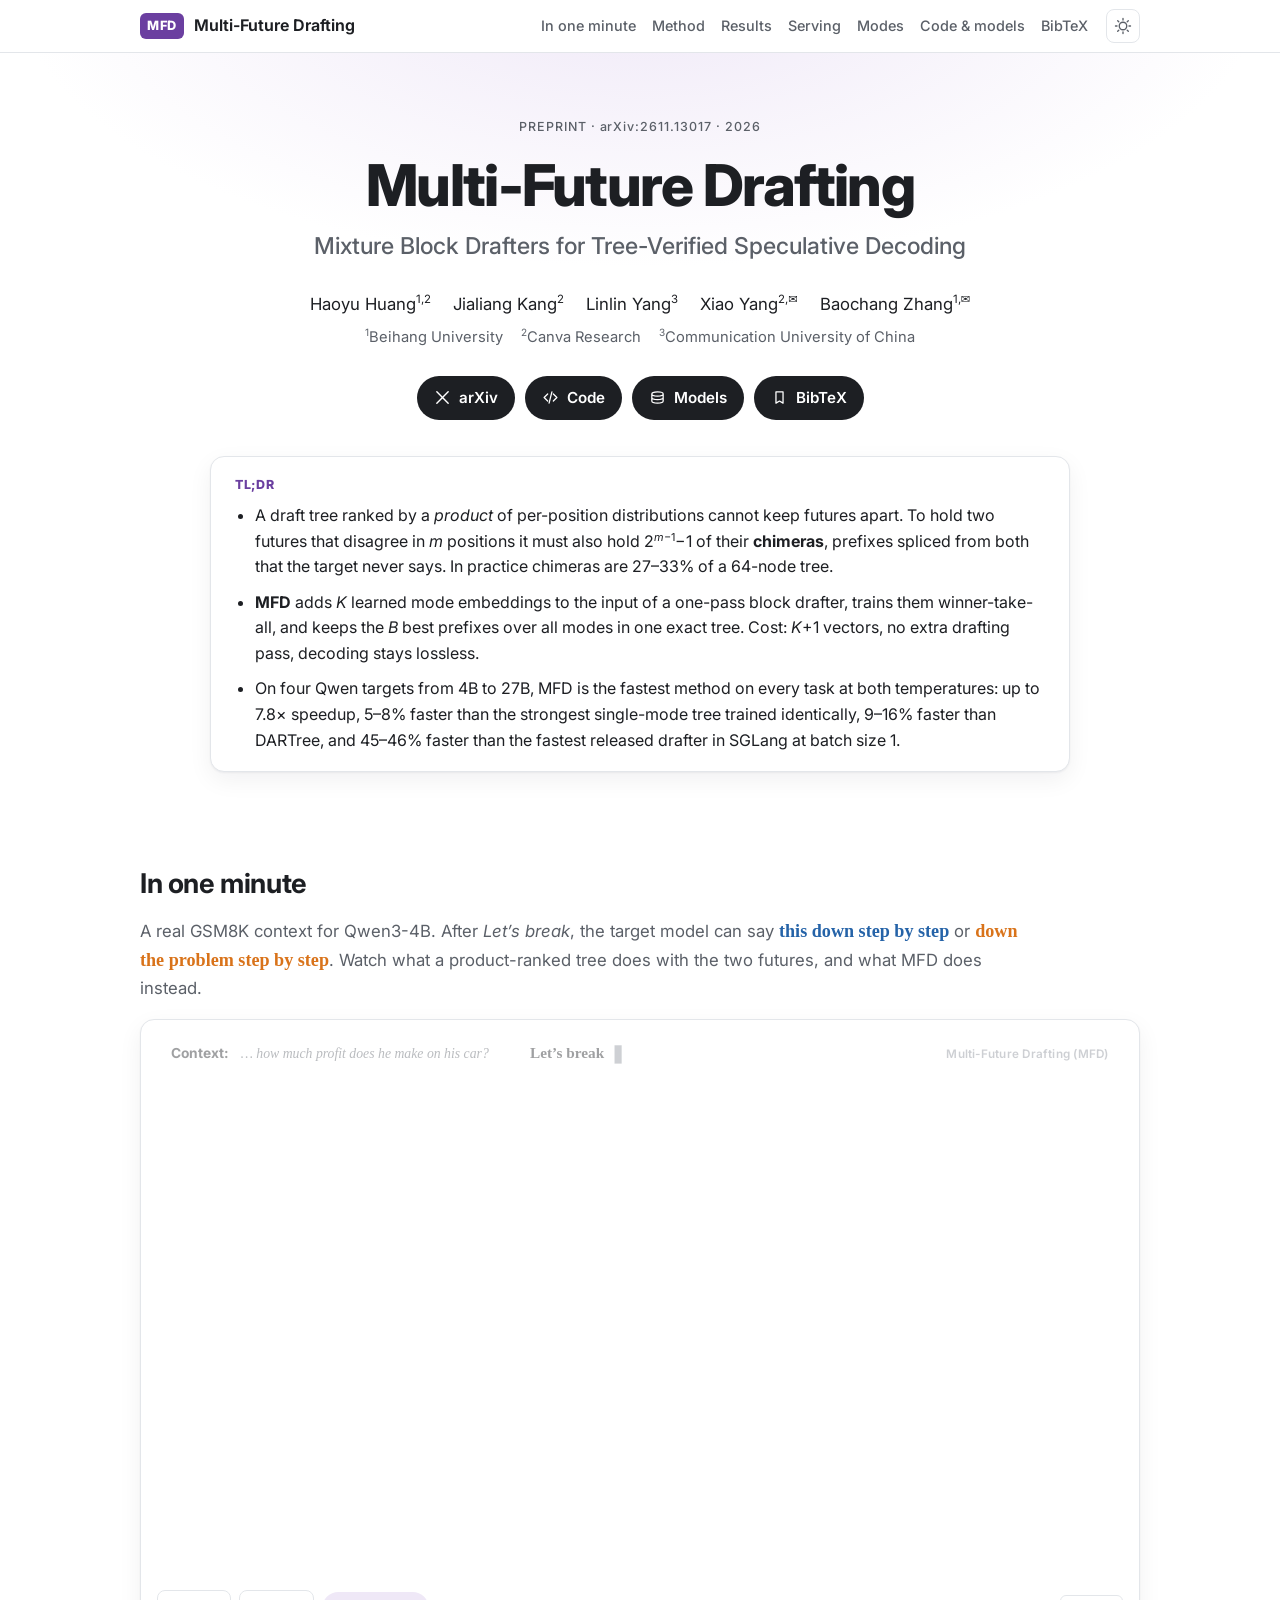
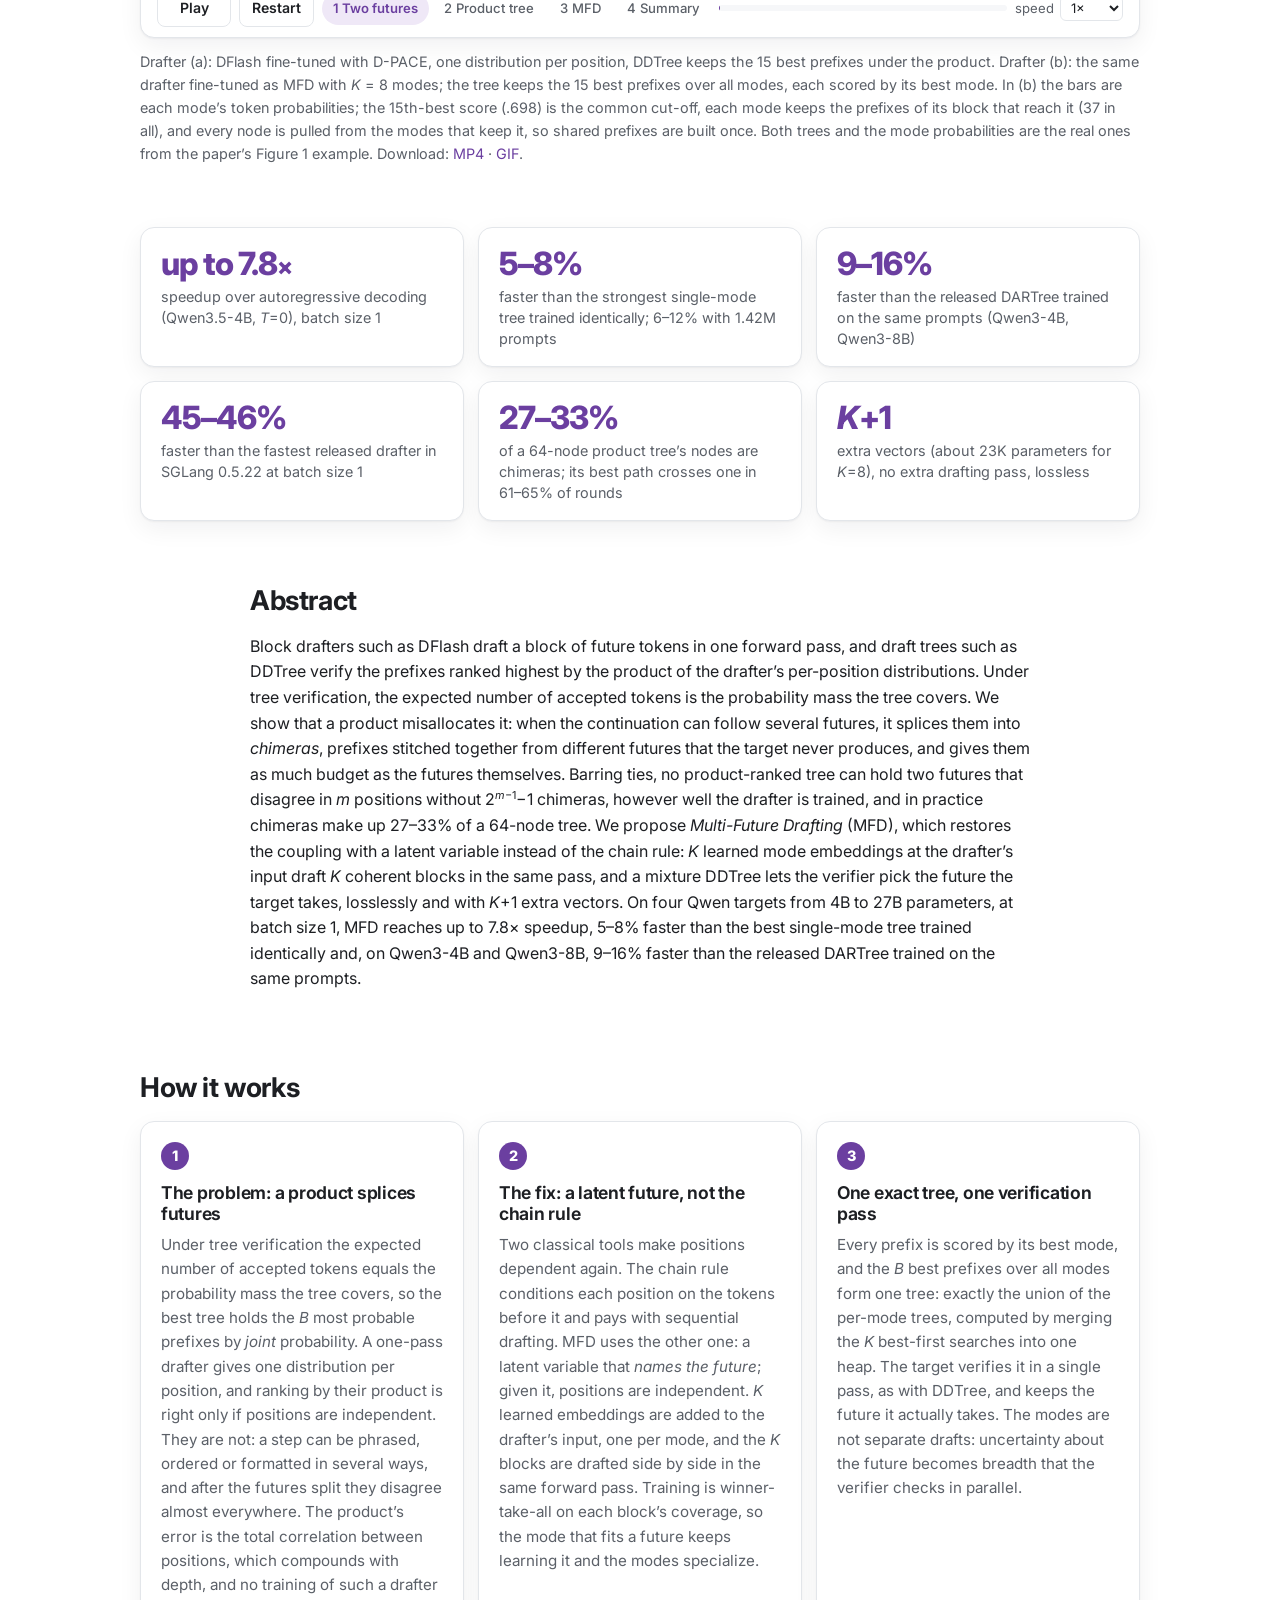
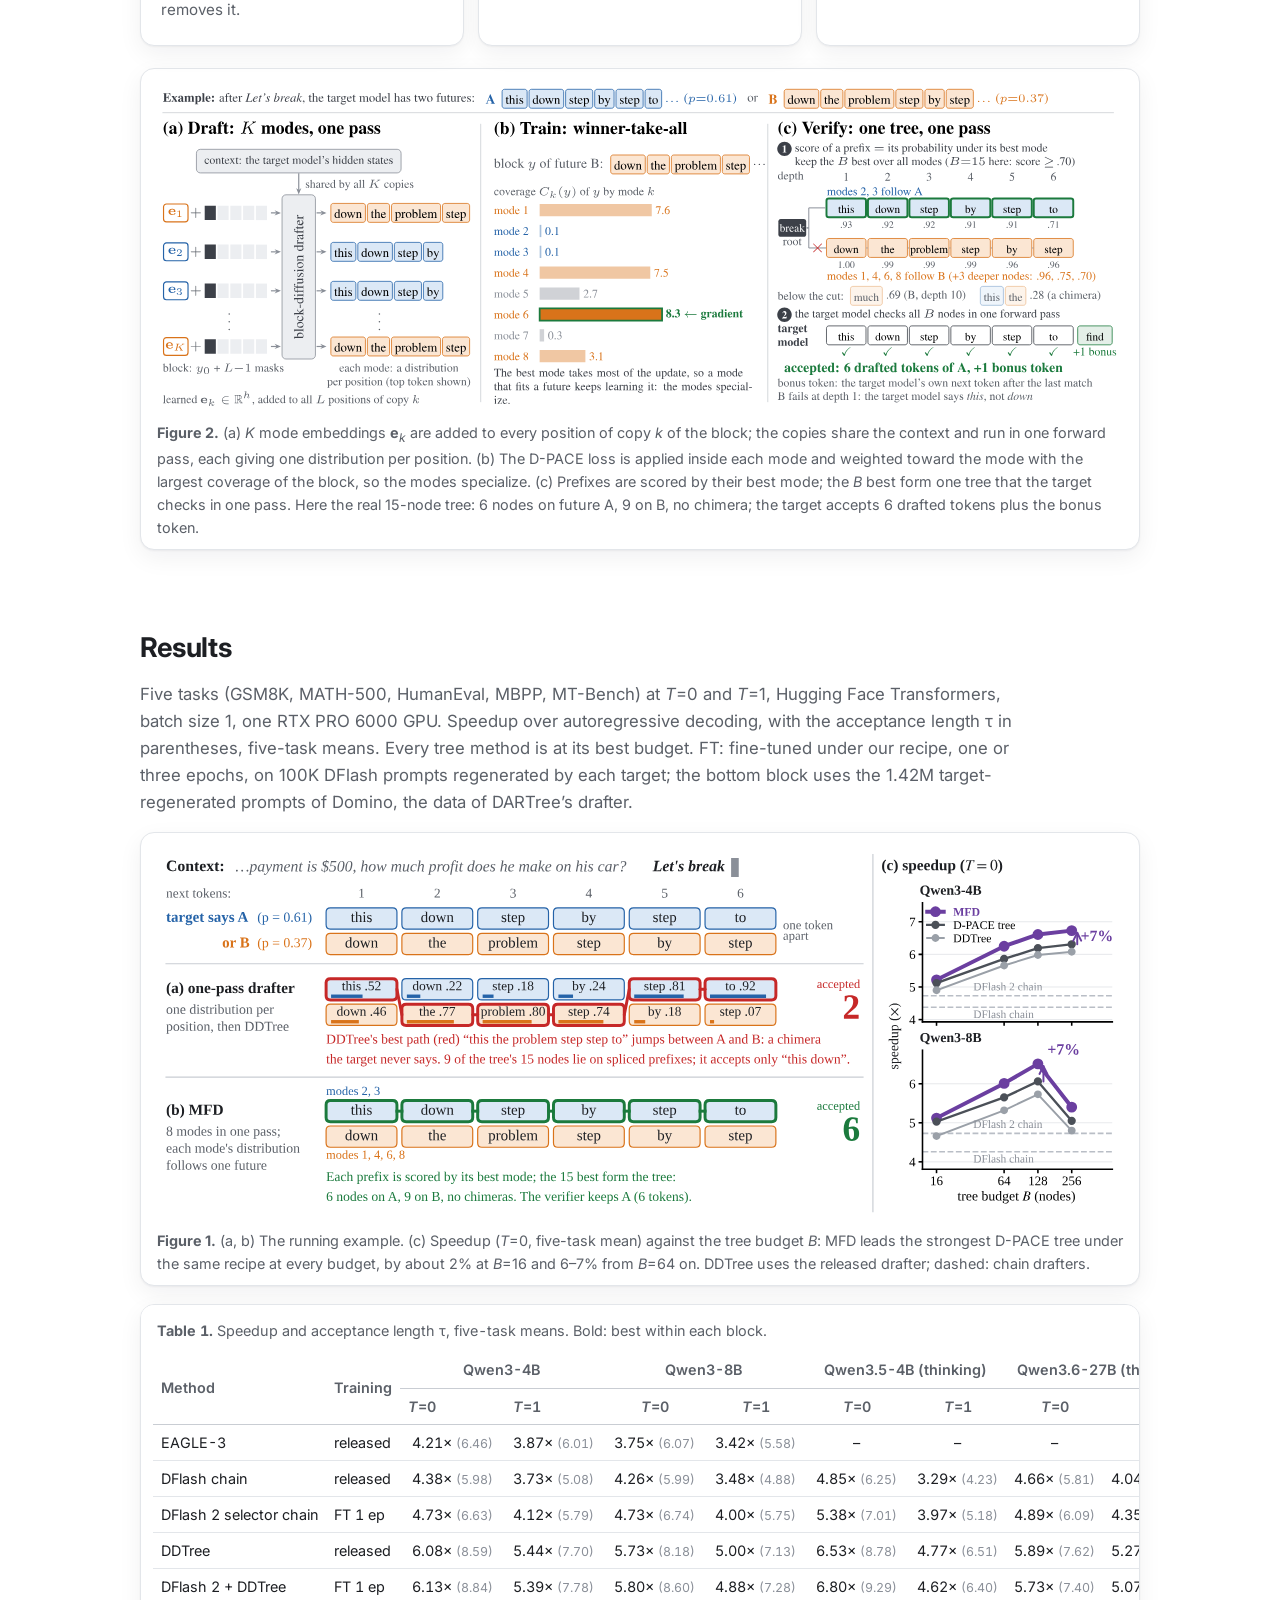
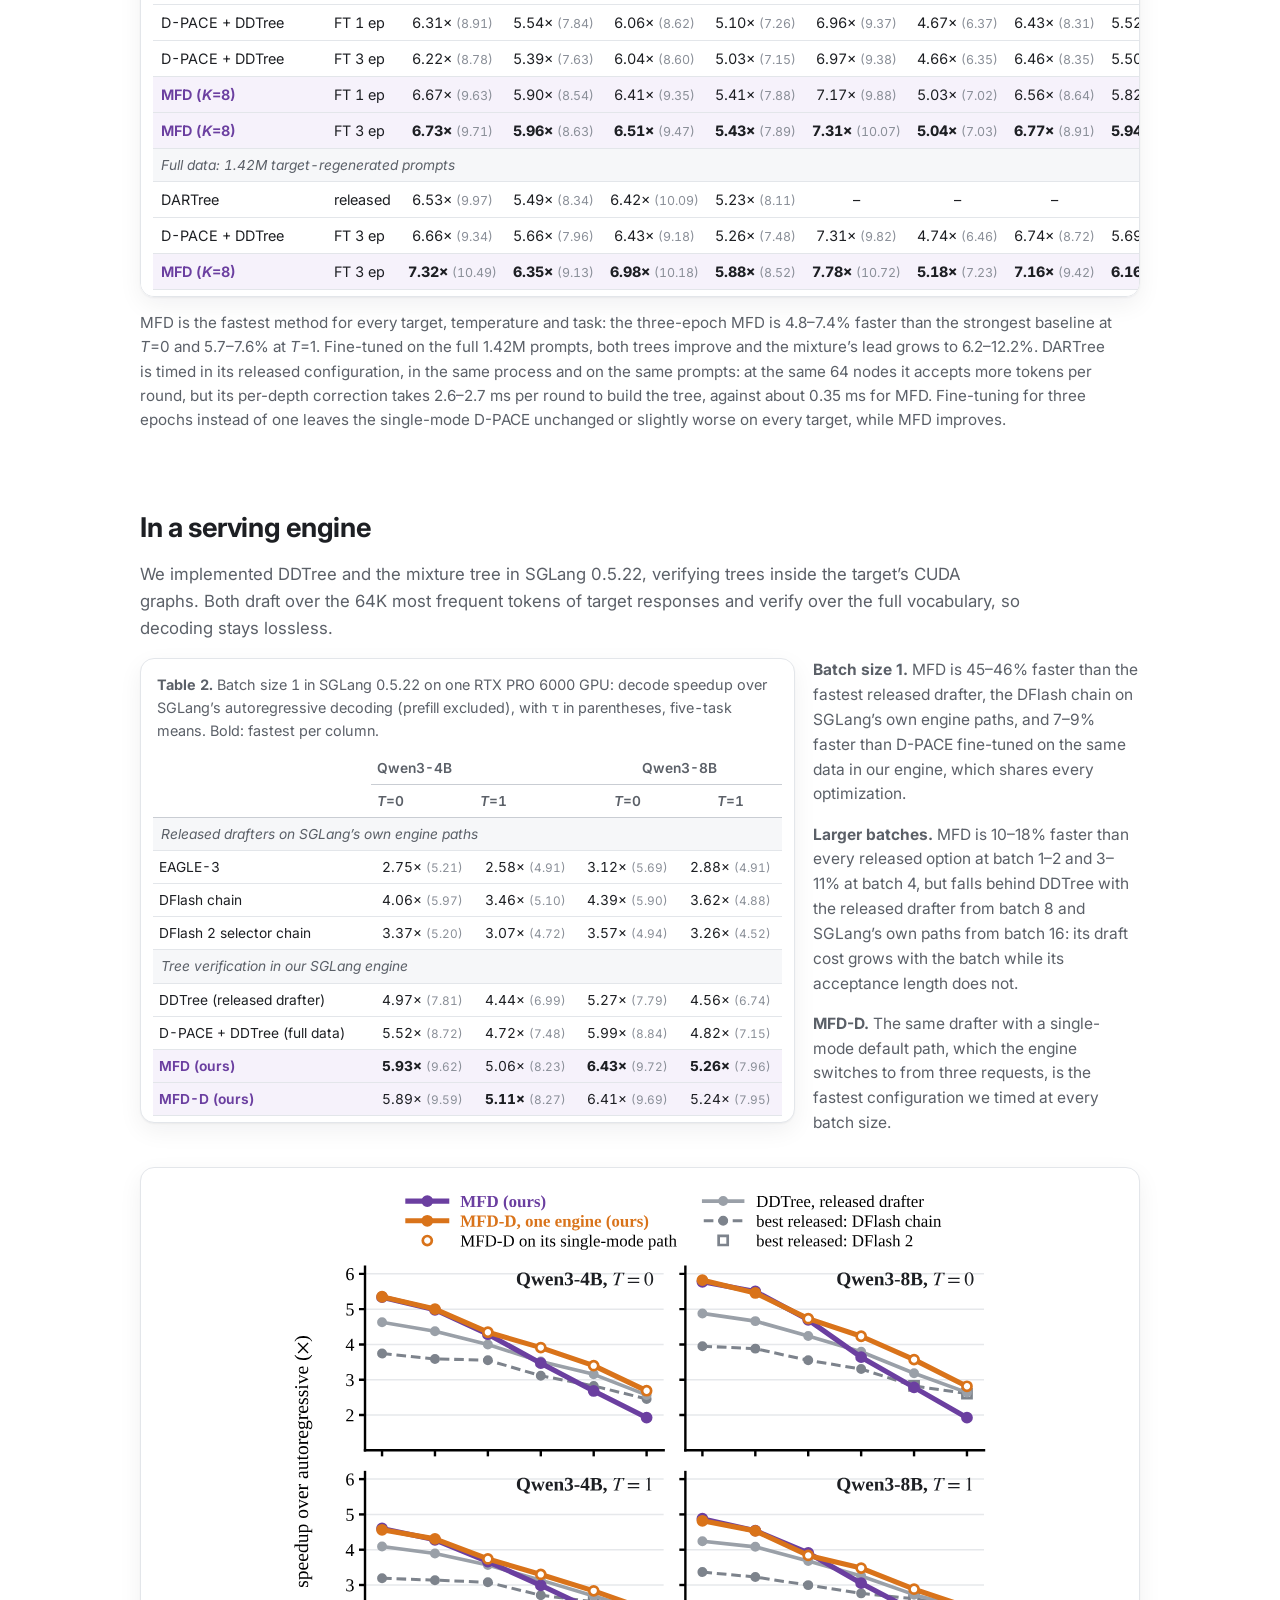
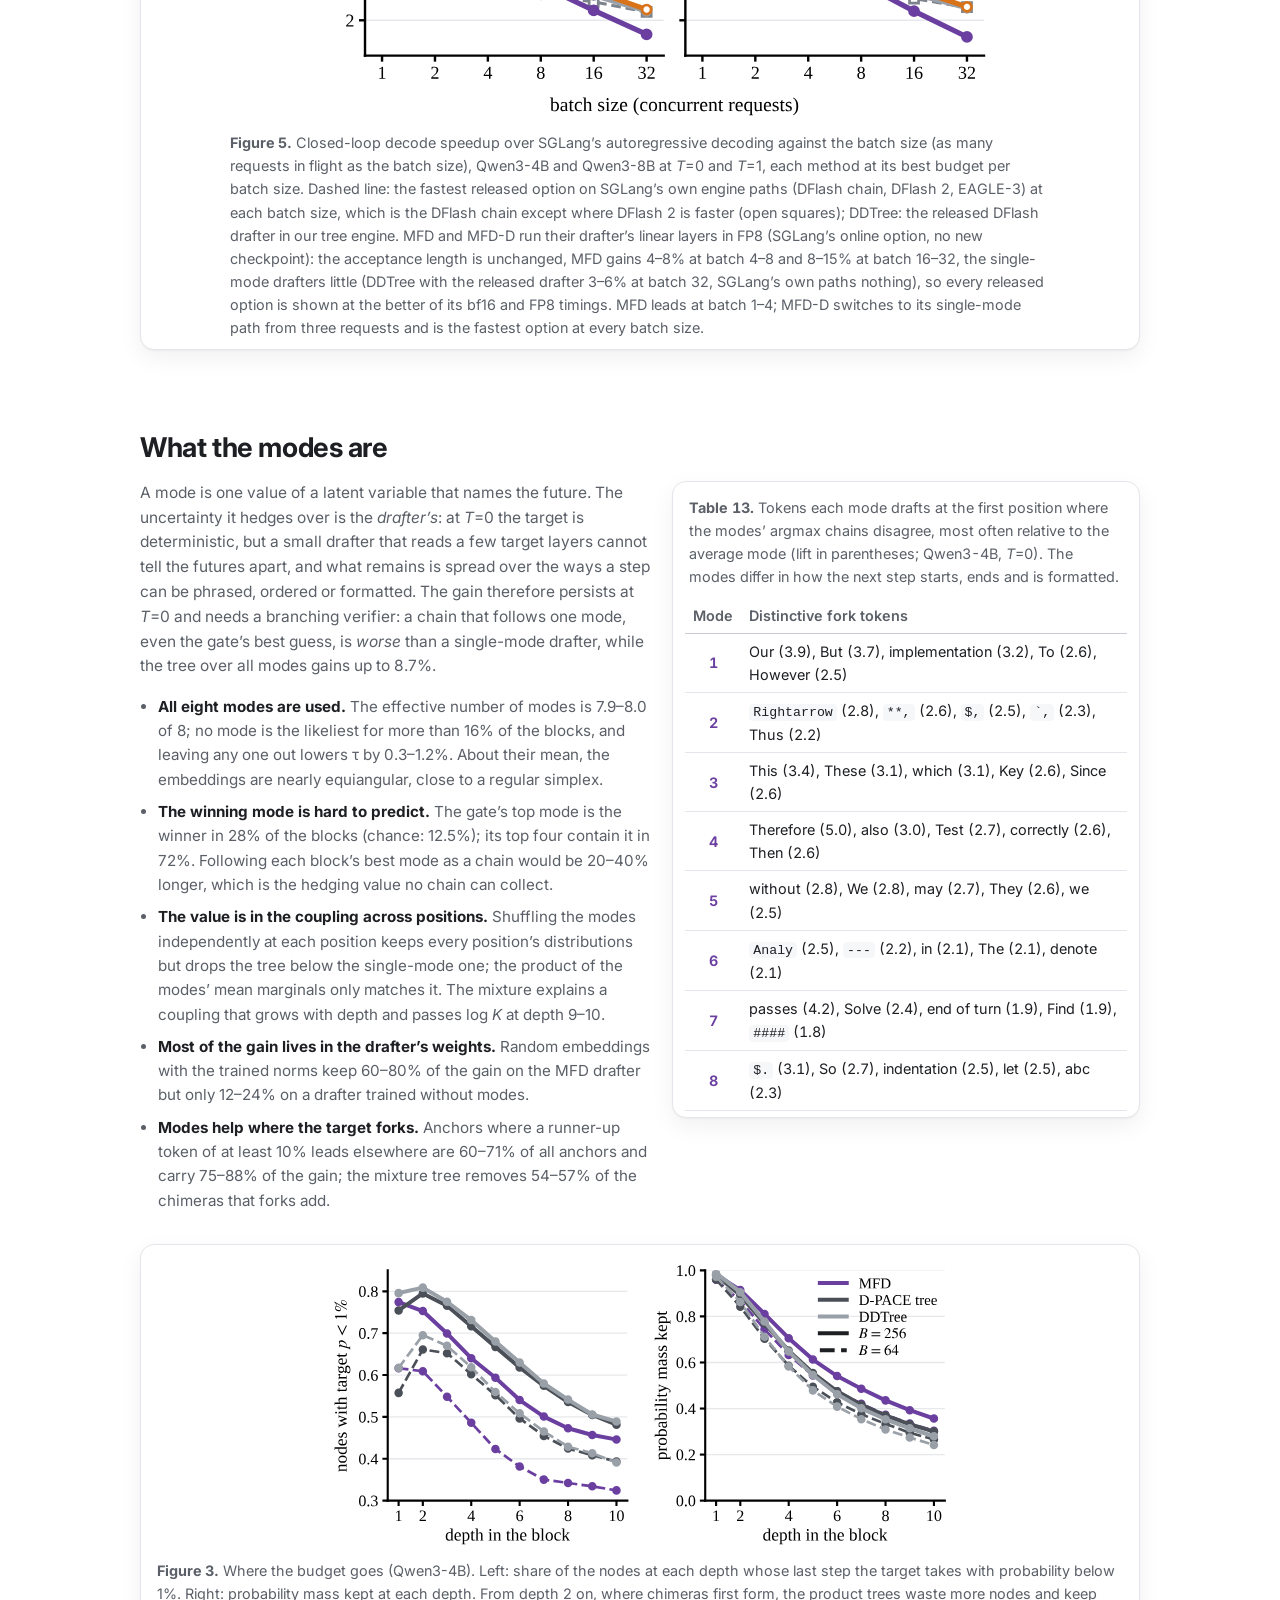
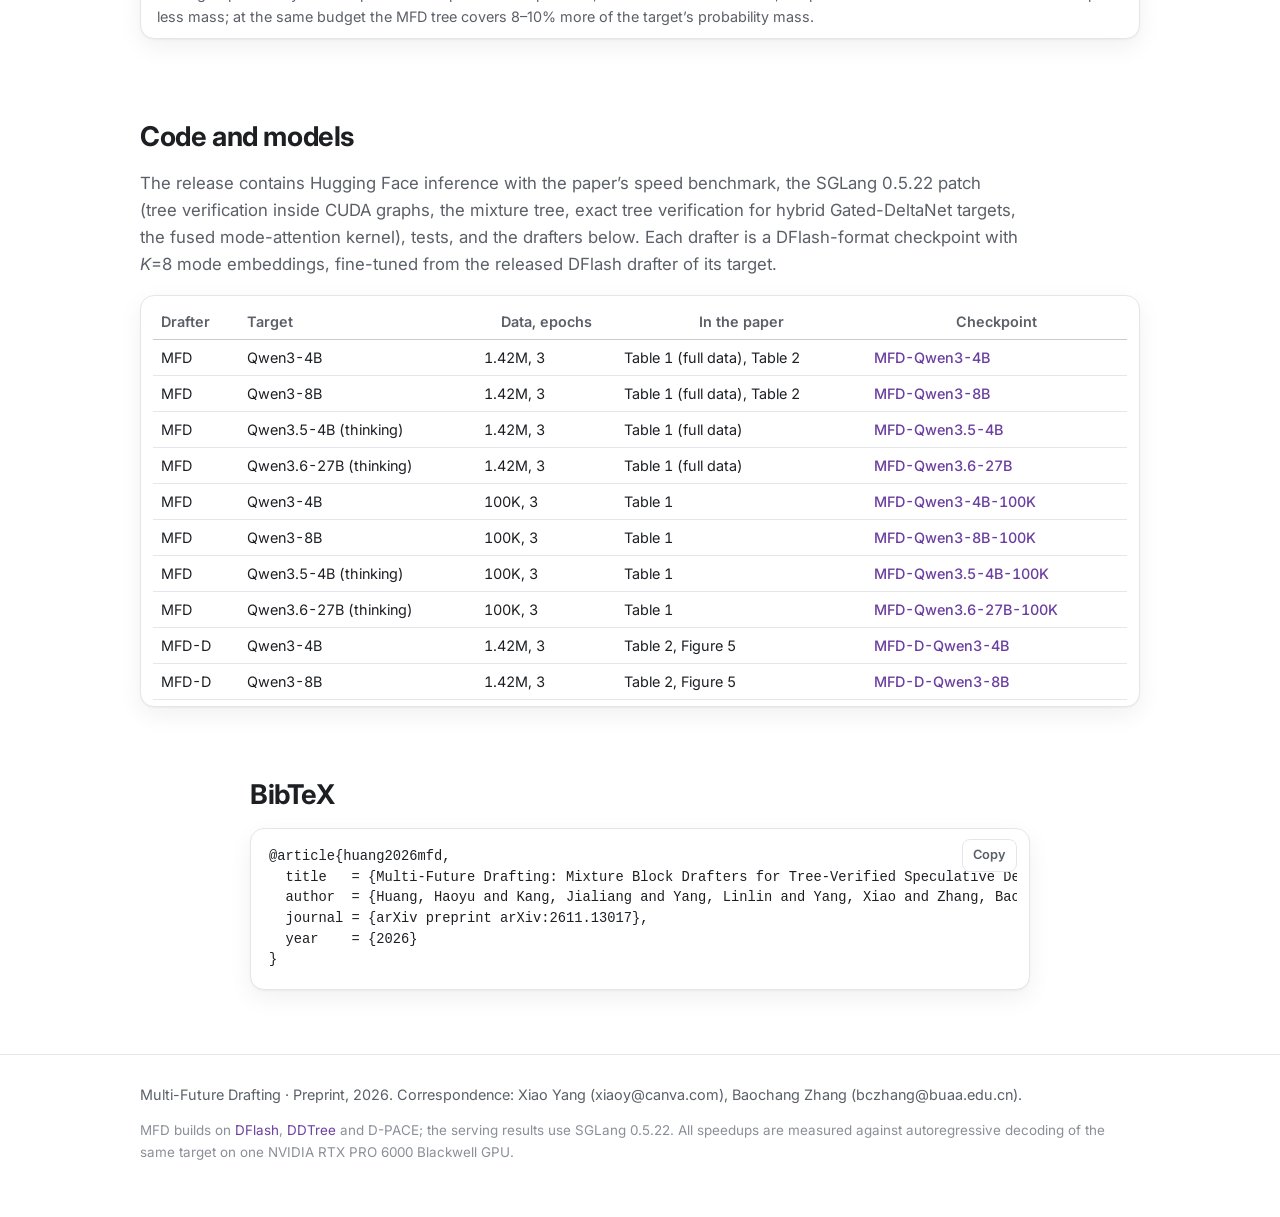
<file: docs/index.html>
<!doctype html>
<html lang="en">
<head>
<meta charset="utf-8">
<meta name="viewport" content="width=device-width, initial-scale=1">
<title>Multi-Future Drafting</title>
<meta name="description" content="Multi-Future Drafting (MFD): mixture block drafters for tree-verified speculative decoding. A product-ranked draft tree splices futures into chimeras; K learned modes draft K coherent blocks in one pass, and one exact mixture tree lets the verifier pick the future the target takes.">
<meta property="og:title" content="Multi-Future Drafting: Mixture Block Drafters for Tree-Verified Speculative Decoding">
<meta property="og:description" content="A product-ranked draft tree cannot keep futures apart. MFD drafts K coherent futures in one pass and ranks them in one exact tree: up to 7.8x speedup, 5-8% faster than the best single-mode tree, lossless.">
<meta property="og:image" content="https://hhhhhhy5.github.io/multi-future-drafting/static/video/mfd_chimera_poster.png">
<meta property="og:url" content="https://hhhhhhy5.github.io/multi-future-drafting/">
<link rel="canonical" href="https://hhhhhhy5.github.io/multi-future-drafting/">
<meta property="og:type" content="website">
<link rel="icon" href="static/img/favicon.svg" type="image/svg+xml">
<link rel="preconnect" href="https://fonts.googleapis.com">
<link rel="preconnect" href="https://fonts.gstatic.com" crossorigin>
<link href="https://fonts.googleapis.com/css2?family=Inter:wght@400;500;600;700;800&family=Tinos:ital,wght@0,400;0,700;1,400&display=swap" rel="stylesheet">
<link rel="stylesheet" href="static/css/style.css?v=20261105b">
</head>
<body>

<nav class="topnav" aria-label="Sections">
  <div class="nav-inner">
    <a class="brand" href="#top"><span class="brand-mark">MFD</span><span class="brand-text">Multi-Future Drafting</span></a>
    <div class="nav-links">
      <a href="#animation">In one minute</a>
      <a href="#method">Method</a>
      <a href="#results">Results</a>
      <a href="#serving">Serving</a>
      <a href="#modes">Modes</a>
      <a href="#resources">Code &amp; models</a>
      <a href="#bibtex">BibTeX</a>
    </div>
    <button class="theme-toggle" id="theme-toggle" type="button" aria-label="Toggle dark mode" title="Toggle dark mode">
      <svg width="18" height="18" viewBox="0 0 24 24" aria-hidden="true"><path class="icon-sun" d="M12 4V2m0 20v-2m8-8h2M2 12h2m13.66-5.66 1.41-1.41M4.93 19.07l1.41-1.41m0-11.32L4.93 4.93m14.14 14.14-1.41-1.41M12 7a5 5 0 1 0 0 10 5 5 0 0 0 0-10z" fill="none" stroke="currentColor" stroke-width="1.8" stroke-linecap="round"/><path class="icon-moon" d="M21 12.8A9 9 0 1 1 11.2 3a7 7 0 0 0 9.8 9.8z" fill="none" stroke="currentColor" stroke-width="1.8" stroke-linejoin="round"/></svg>
    </button>
  </div>
</nav>

<header class="hero" id="top">
  <div class="container">
    <p class="venue">Preprint · <span style="text-transform:none">arXiv:2611.13017</span> · 2026</p>
    <h1 class="title">Multi-Future Drafting</h1>
    <p class="subtitle">Mixture Block Drafters for Tree-Verified Speculative Decoding</p>

    <p class="authors">
      <span class="author">Haoyu Huang<sup>1,2</sup></span>
      <span class="author">Jialiang Kang<sup>2</sup></span>
      <span class="author">Linlin Yang<sup>3</sup></span>
      <span class="author">Xiao Yang<sup>2,&#9993;</sup></span>
      <span class="author">Baochang Zhang<sup>1,&#9993;</sup></span>
    </p>
    <p class="affiliations">
      <span><sup>1</sup>Beihang University</span>
      <span><sup>2</sup>Canva Research</span>
      <span><sup>3</sup>Communication University of China</span>
    </p>

    <div class="buttons" id="link-buttons">
      <a class="btn" data-link="arxiv" href="#"><svg viewBox="0 0 24 24" aria-hidden="true"><path d="M4 4l16 16M4 20L20 4" fill="none" stroke="currentColor" stroke-width="2" stroke-linecap="round"/></svg>arXiv</a>
      <a class="btn" data-link="code" href="#"><svg viewBox="0 0 24 24" aria-hidden="true"><path d="M8 7l-5 5 5 5M16 7l5 5-5 5M14 4l-4 16" fill="none" stroke="currentColor" stroke-width="1.8" stroke-linecap="round" stroke-linejoin="round"/></svg>Code</a>
      <a class="btn" data-link="models" href="#"><svg viewBox="0 0 24 24" aria-hidden="true"><path d="M4 7a8 3 0 0 0 16 0a8 3 0 0 0-16 0zm0 0v10a8 3 0 0 0 16 0V7M4 12a8 3 0 0 0 16 0" fill="none" stroke="currentColor" stroke-width="1.8"/></svg>Models</a>
      <a class="btn" href="#bibtex"><svg viewBox="0 0 24 24" aria-hidden="true"><path d="M7 4h10v16l-5-3-5 3z" fill="none" stroke="currentColor" stroke-width="1.8" stroke-linejoin="round"/></svg>BibTeX</a>
    </div>

    <div class="tldr">
      <p class="tldr-head">TL;DR</p>
      <ul>
        <li>A draft tree ranked by a <em>product</em> of per-position distributions cannot keep futures apart. To hold two futures that disagree in <i>m</i> positions it must also hold 2<sup><i>m</i>&minus;1</sup>&minus;1 of their <strong>chimeras</strong>, prefixes spliced from both that the target never says. In practice chimeras are 27&ndash;33% of a 64-node tree.</li>
        <li><strong>MFD</strong> adds <i>K</i> learned mode embeddings to the input of a one-pass block drafter, trains them winner-take-all, and keeps the <i>B</i> best prefixes over all modes in one exact tree. Cost: <i>K</i>+1 vectors, no extra drafting pass, decoding stays lossless.</li>
        <li>On four Qwen targets from 4B to 27B, MFD is the fastest method on every task at both temperatures: up to 7.8&times; speedup, 5&ndash;8% faster than the strongest single-mode tree trained identically, 9&ndash;16% faster than DARTree, and 45&ndash;46% faster than the fastest released drafter in SGLang at batch size&nbsp;1.</li>
      </ul>
    </div>
  </div>
</header>

<main>

<section class="section" id="animation">
  <div class="container">
    <h2>In one minute</h2>
    <p class="lead">A real GSM8K context for Qwen3-4B. After <i>Let&rsquo;s break</i>, the target model can say
      <span class="fut-a">this down step by step</span> or <span class="fut-b">down the problem step by step</span>.
      Watch what a product-ranked tree does with the two futures, and what MFD does instead.</p>

    <div class="anim-wrap card">
      <div class="anim-stage">
        <svg id="mfd-anim" viewBox="0 0 960 540" role="img" aria-label="Animation: a product tree splices two futures into chimeras and accepts 2 tokens; MFD's mixture tree keeps both futures apart and accepts 6."></svg>
      </div>
      <div class="anim-controls">
        <button type="button" class="ctl" id="anim-play" aria-label="Play or pause">Pause</button>
        <button type="button" class="ctl" id="anim-restart" aria-label="Restart">Restart</button>
        <div class="anim-scenes" id="anim-scenes"></div>
        <div class="anim-progress" id="anim-progress"><div class="anim-progress-bar" id="anim-progress-bar"></div></div>
        <label class="ctl-speed">speed <select id="anim-speed"><option value="0.5">0.5&times;</option><option value="1" selected>1&times;</option><option value="1.5">1.5&times;</option></select></label>
      </div>
      <p class="anim-hint">On a narrow screen the animation scrolls sideways; the MP4 below plays full-screen.</p>
    </div>
    <p class="caption">Drafter (a): DFlash fine-tuned with D-PACE, one distribution per position, DDTree keeps the 15 best prefixes under the product. Drafter (b): the same drafter fine-tuned as MFD with <i>K</i>&nbsp;=&nbsp;8 modes; the tree keeps the 15 best prefixes over all modes, each scored by its best mode. In (b) the bars are each mode&rsquo;s token probabilities; the 15th-best score (.698) is the common cut-off, each mode keeps the prefixes of its block that reach it (37 in all), and every node is pulled from the modes that keep it, so shared prefixes are built once. Both trees and the mode probabilities are the real ones from the paper&rsquo;s Figure&nbsp;1 example.
      Download: <a href="static/video/mfd_chimera.mp4">MP4</a> · <a href="static/video/mfd_chimera.gif">GIF</a>.</p>
  </div>
</section>

<section class="section numbers" id="numbers">
  <div class="container">
    <div class="stat-grid">
      <div class="stat"><div class="stat-v">up to 7.8<span class="x">&times;</span></div><div class="stat-l">speedup over autoregressive decoding (Qwen3.5-4B, <i>T</i>=0), batch size 1</div></div>
      <div class="stat"><div class="stat-v">5&ndash;8%</div><div class="stat-l">faster than the strongest single-mode tree trained identically; 6&ndash;12% with 1.42M prompts</div></div>
      <div class="stat"><div class="stat-v">9&ndash;16%</div><div class="stat-l">faster than the released DARTree trained on the same prompts (Qwen3-4B, Qwen3-8B)</div></div>
      <div class="stat"><div class="stat-v">45&ndash;46%</div><div class="stat-l">faster than the fastest released drafter in SGLang 0.5.22 at batch size 1</div></div>
      <div class="stat"><div class="stat-v">27&ndash;33%</div><div class="stat-l">of a 64-node product tree&rsquo;s nodes are chimeras; its best path crosses one in 61&ndash;65% of rounds</div></div>
      <div class="stat"><div class="stat-v"><i>K</i>+1</div><div class="stat-l">extra vectors (about 23K parameters for <i>K</i>=8), no extra drafting pass, lossless</div></div>
    </div>
  </div>
</section>

<section class="section" id="abstract">
  <div class="container narrow">
    <h2>Abstract</h2>
    <p>Block drafters such as DFlash draft a block of future tokens in one forward pass, and draft trees such as DDTree verify the prefixes ranked highest by the product of the drafter&rsquo;s per-position distributions. Under tree verification, the expected number of accepted tokens is the probability mass the tree covers. We show that a product misallocates it: when the continuation can follow several futures, it splices them into <em>chimeras</em>, prefixes stitched together from different futures that the target never produces, and gives them as much budget as the futures themselves. Barring ties, no product-ranked tree can hold two futures that disagree in <i>m</i> positions without 2<sup><i>m</i>&minus;1</sup>&minus;1 chimeras, however well the drafter is trained, and in practice chimeras make up 27&ndash;33% of a 64-node tree. We propose <em>Multi-Future Drafting</em> (MFD), which restores the coupling with a latent variable instead of the chain rule: <i>K</i> learned mode embeddings at the drafter&rsquo;s input draft <i>K</i> coherent blocks in the same pass, and a mixture DDTree lets the verifier pick the future the target takes, losslessly and with <i>K</i>+1 extra vectors. On four Qwen targets from 4B to 27B parameters, at batch size 1, MFD reaches up to 7.8&times; speedup, 5&ndash;8% faster than the best single-mode tree trained identically and, on Qwen3-4B and Qwen3-8B, 9&ndash;16% faster than the released DARTree trained on the same prompts.</p>
  </div>
</section>

<section class="section" id="method">
  <div class="container">
    <h2>How it works</h2>
    <div class="steps">
      <div class="step card">
        <div class="step-n">1</div>
        <h3>The problem: a product splices futures</h3>
        <p>Under tree verification the expected number of accepted tokens equals the probability mass the tree covers, so the best tree holds the <i>B</i> most probable prefixes by <em>joint</em> probability. A one-pass drafter gives one distribution per position, and ranking by their product is right only if positions are independent. They are not: a step can be phrased, ordered or formatted in several ways, and after the futures split they disagree almost everywhere. The product&rsquo;s error is the total correlation between positions, which compounds with depth, and no training of such a drafter removes it.</p>
      </div>
      <div class="step card">
        <div class="step-n">2</div>
        <h3>The fix: a latent future, not the chain rule</h3>
        <p>Two classical tools make positions dependent again. The chain rule conditions each position on the tokens before it and pays with sequential drafting. MFD uses the other one: a latent variable that <em>names the future</em>; given it, positions are independent. <i>K</i> learned embeddings are added to the drafter&rsquo;s input, one per mode, and the <i>K</i> blocks are drafted side by side in the same forward pass. Training is winner-take-all on each block&rsquo;s coverage, so the mode that fits a future keeps learning it and the modes specialize.</p>
      </div>
      <div class="step card">
        <div class="step-n">3</div>
        <h3>One exact tree, one verification pass</h3>
        <p>Every prefix is scored by its best mode, and the <i>B</i> best prefixes over all modes form one tree: exactly the union of the per-mode trees, computed by merging the <i>K</i> best-first searches into one heap. The target verifies it in a single pass, as with DDTree, and keeps the future it actually takes. The modes are not separate drafts: uncertainty about the future becomes breadth that the verifier checks in parallel.</p>
      </div>
    </div>

    <figure class="figure card">
      <img src="static/img/method.svg" alt="Method figure: (a) K modes drafted in one pass, (b) winner-take-all training, (c) one tree verified in one pass" loading="lazy">
      <figcaption><strong>Figure 2.</strong> (a) <i>K</i> mode embeddings <b>e</b><sub><i>k</i></sub> are added to every position of copy <i>k</i> of the block; the copies share the context and run in one forward pass, each giving one distribution per position. (b) The D-PACE loss is applied inside each mode and weighted toward the mode with the largest coverage of the block, so the modes specialize. (c) Prefixes are scored by their best mode; the <i>B</i> best form one tree that the target checks in one pass. Here the real 15-node tree: 6 nodes on future A, 9 on B, no chimera; the target accepts 6 drafted tokens plus the bonus token.</figcaption>
    </figure>
  </div>
</section>

<section class="section" id="results">
  <div class="container">
    <h2>Results</h2>
    <p class="lead">Five tasks (GSM8K, MATH-500, HumanEval, MBPP, MT-Bench) at <i>T</i>=0 and <i>T</i>=1, Hugging Face Transformers, batch size 1, one RTX PRO 6000 GPU. Speedup over autoregressive decoding, with the acceptance length &tau; in parentheses, five-task means. Every tree method is at its best budget. FT: fine-tuned under our recipe, one or three epochs, on 100K DFlash prompts regenerated by each target; the bottom block uses the 1.42M target-regenerated prompts of Domino, the data of DARTree&rsquo;s drafter.</p>

    <figure class="figure card teaser">
      <img src="static/img/teaser.svg" alt="Figure 1: the running example and speedup against the tree budget" loading="lazy">
      <figcaption><strong>Figure 1.</strong> (a, b) The running example. (c) Speedup (<i>T</i>=0, five-task mean) against the tree budget <i>B</i>: MFD leads the strongest D-PACE tree under the same recipe at every budget, by about 2% at <i>B</i>=16 and 6&ndash;7% from <i>B</i>=64 on. DDTree uses the released drafter; dashed: chain drafters.</figcaption>
    </figure>

    <div class="table-wrap card">
      <table class="results">
        <caption><strong>Table 1.</strong> Speedup and acceptance length &tau;, five-task means. Bold: best within each block.</caption>
        <thead>
          <tr><th rowspan="2">Method</th><th rowspan="2">Training</th><th colspan="2">Qwen3-4B</th><th colspan="2">Qwen3-8B</th><th colspan="2">Qwen3.5-4B (thinking)</th><th colspan="2">Qwen3.6-27B (thinking)</th></tr>
          <tr><th><i>T</i>=0</th><th><i>T</i>=1</th><th><i>T</i>=0</th><th><i>T</i>=1</th><th><i>T</i>=0</th><th><i>T</i>=1</th><th><i>T</i>=0</th><th><i>T</i>=1</th></tr>
        </thead>
        <tbody>
          <tr><td>EAGLE-3</td><td>released</td><td>4.21&times; <s>(6.46)</s></td><td>3.87&times; <s>(6.01)</s></td><td>3.75&times; <s>(6.07)</s></td><td>3.42&times; <s>(5.58)</s></td><td>&ndash;</td><td>&ndash;</td><td>&ndash;</td><td>&ndash;</td></tr>
          <tr><td>DFlash chain</td><td>released</td><td>4.38&times; <s>(5.98)</s></td><td>3.73&times; <s>(5.08)</s></td><td>4.26&times; <s>(5.99)</s></td><td>3.48&times; <s>(4.88)</s></td><td>4.85&times; <s>(6.25)</s></td><td>3.29&times; <s>(4.23)</s></td><td>4.66&times; <s>(5.81)</s></td><td>4.04&times; <s>(5.04)</s></td></tr>
          <tr><td>DFlash 2 selector chain</td><td>FT 1 ep</td><td>4.73&times; <s>(6.63)</s></td><td>4.12&times; <s>(5.79)</s></td><td>4.73&times; <s>(6.74)</s></td><td>4.00&times; <s>(5.75)</s></td><td>5.38&times; <s>(7.01)</s></td><td>3.97&times; <s>(5.18)</s></td><td>4.89&times; <s>(6.09)</s></td><td>4.35&times; <s>(5.43)</s></td></tr>
          <tr><td>DDTree</td><td>released</td><td>6.08&times; <s>(8.59)</s></td><td>5.44&times; <s>(7.70)</s></td><td>5.73&times; <s>(8.18)</s></td><td>5.00&times; <s>(7.13)</s></td><td>6.53&times; <s>(8.78)</s></td><td>4.77&times; <s>(6.51)</s></td><td>5.89&times; <s>(7.62)</s></td><td>5.27&times; <s>(6.86)</s></td></tr>
          <tr><td>DFlash 2 + DDTree</td><td>FT 1 ep</td><td>6.13&times; <s>(8.84)</s></td><td>5.39&times; <s>(7.78)</s></td><td>5.80&times; <s>(8.60)</s></td><td>4.88&times; <s>(7.28)</s></td><td>6.80&times; <s>(9.29)</s></td><td>4.62&times; <s>(6.40)</s></td><td>5.73&times; <s>(7.40)</s></td><td>5.07&times; <s>(6.57)</s></td></tr>
          <tr><td>D-PACE + DDTree</td><td>FT 1 ep</td><td>6.31&times; <s>(8.91)</s></td><td>5.54&times; <s>(7.84)</s></td><td>6.06&times; <s>(8.62)</s></td><td>5.10&times; <s>(7.26)</s></td><td>6.96&times; <s>(9.37)</s></td><td>4.67&times; <s>(6.37)</s></td><td>6.43&times; <s>(8.31)</s></td><td>5.52&times; <s>(7.19)</s></td></tr>
          <tr><td>D-PACE + DDTree</td><td>FT 3 ep</td><td>6.22&times; <s>(8.78)</s></td><td>5.39&times; <s>(7.63)</s></td><td>6.04&times; <s>(8.60)</s></td><td>5.03&times; <s>(7.15)</s></td><td>6.97&times; <s>(9.38)</s></td><td>4.66&times; <s>(6.35)</s></td><td>6.46&times; <s>(8.35)</s></td><td>5.50&times; <s>(7.17)</s></td></tr>
          <tr class="ours"><td>MFD (<i>K</i>=8)</td><td>FT 1 ep</td><td>6.67&times; <s>(9.63)</s></td><td>5.90&times; <s>(8.54)</s></td><td>6.41&times; <s>(9.35)</s></td><td>5.41&times; <s>(7.88)</s></td><td>7.17&times; <s>(9.88)</s></td><td>5.03&times; <s>(7.02)</s></td><td>6.56&times; <s>(8.64)</s></td><td>5.82&times; <s>(7.71)</s></td></tr>
          <tr class="ours best"><td>MFD (<i>K</i>=8)</td><td>FT 3 ep</td><td><b>6.73&times;</b> <s>(9.71)</s></td><td><b>5.96&times;</b> <s>(8.63)</s></td><td><b>6.51&times;</b> <s>(9.47)</s></td><td><b>5.43&times;</b> <s>(7.89)</s></td><td><b>7.31&times;</b> <s>(10.07)</s></td><td><b>5.04&times;</b> <s>(7.03)</s></td><td><b>6.77&times;</b> <s>(8.91)</s></td><td><b>5.94&times;</b> <s>(7.87)</s></td></tr>
          <tr class="block"><td colspan="10"><em>Full data: 1.42M target-regenerated prompts</em></td></tr>
          <tr><td>DARTree</td><td>released</td><td>6.53&times; <s>(9.97)</s></td><td>5.49&times; <s>(8.34)</s></td><td>6.42&times; <s>(10.09)</s></td><td>5.23&times; <s>(8.11)</s></td><td>&ndash;</td><td>&ndash;</td><td>&ndash;</td><td>&ndash;</td></tr>
          <tr><td>D-PACE + DDTree</td><td>FT 3 ep</td><td>6.66&times; <s>(9.34)</s></td><td>5.66&times; <s>(7.96)</s></td><td>6.43&times; <s>(9.18)</s></td><td>5.26&times; <s>(7.48)</s></td><td>7.31&times; <s>(9.82)</s></td><td>4.74&times; <s>(6.46)</s></td><td>6.74&times; <s>(8.72)</s></td><td>5.69&times; <s>(7.40)</s></td></tr>
          <tr class="ours best"><td>MFD (<i>K</i>=8)</td><td>FT 3 ep</td><td><b>7.32&times;</b> <s>(10.49)</s></td><td><b>6.35&times;</b> <s>(9.13)</s></td><td><b>6.98&times;</b> <s>(10.18)</s></td><td><b>5.88&times;</b> <s>(8.52)</s></td><td><b>7.78&times;</b> <s>(10.72)</s></td><td><b>5.18&times;</b> <s>(7.23)</s></td><td><b>7.16&times;</b> <s>(9.42)</s></td><td><b>6.16&times;</b> <s>(8.16)</s></td></tr>
        </tbody>
      </table>
    </div>
    <p class="note">MFD is the fastest method for every target, temperature and task: the three-epoch MFD is 4.8&ndash;7.4% faster than the strongest baseline at <i>T</i>=0 and 5.7&ndash;7.6% at <i>T</i>=1. Fine-tuned on the full 1.42M prompts, both trees improve and the mixture&rsquo;s lead grows to 6.2&ndash;12.2%. DARTree is timed in its released configuration, in the same process and on the same prompts: at the same 64 nodes it accepts more tokens per round, but its per-depth correction takes 2.6&ndash;2.7 ms per round to build the tree, against about 0.35 ms for MFD. Fine-tuning for three epochs instead of one leaves the single-mode D-PACE unchanged or slightly worse on every target, while MFD improves.</p>
  </div>
</section>

<section class="section" id="serving">
  <div class="container">
    <h2>In a serving engine</h2>
    <p class="lead">We implemented DDTree and the mixture tree in SGLang 0.5.22, verifying trees inside the target&rsquo;s CUDA graphs. Both draft over the 64K most frequent tokens of target responses and verify over the full vocabulary, so decoding stays lossless.</p>
    <div class="serving-grid">
      <div class="table-wrap card">
        <table class="results compact">
          <caption><strong>Table 2.</strong> Batch size 1 in SGLang 0.5.22 on one RTX PRO 6000 GPU: decode speedup over SGLang&rsquo;s autoregressive decoding (prefill excluded), with &tau; in parentheses, five-task means. Bold: fastest per column.</caption>
          <thead>
            <tr><th rowspan="2"></th><th colspan="2">Qwen3-4B</th><th colspan="2">Qwen3-8B</th></tr>
            <tr><th><i>T</i>=0</th><th><i>T</i>=1</th><th><i>T</i>=0</th><th><i>T</i>=1</th></tr>
          </thead>
          <tbody>
            <tr class="block"><td colspan="5"><em>Released drafters on SGLang&rsquo;s own engine paths</em></td></tr>
            <tr><td>EAGLE-3</td><td>2.75&times; <s>(5.21)</s></td><td>2.58&times; <s>(4.91)</s></td><td>3.12&times; <s>(5.69)</s></td><td>2.88&times; <s>(4.91)</s></td></tr>
            <tr><td>DFlash chain</td><td>4.06&times; <s>(5.97)</s></td><td>3.46&times; <s>(5.10)</s></td><td>4.39&times; <s>(5.90)</s></td><td>3.62&times; <s>(4.88)</s></td></tr>
            <tr><td>DFlash 2 selector chain</td><td>3.37&times; <s>(5.20)</s></td><td>3.07&times; <s>(4.72)</s></td><td>3.57&times; <s>(4.94)</s></td><td>3.26&times; <s>(4.52)</s></td></tr>
            <tr class="block"><td colspan="5"><em>Tree verification in our SGLang engine</em></td></tr>
            <tr><td>DDTree (released drafter)</td><td>4.97&times; <s>(7.81)</s></td><td>4.44&times; <s>(6.99)</s></td><td>5.27&times; <s>(7.79)</s></td><td>4.56&times; <s>(6.74)</s></td></tr>
            <tr><td>D-PACE + DDTree (full data)</td><td>5.52&times; <s>(8.72)</s></td><td>4.72&times; <s>(7.48)</s></td><td>5.99&times; <s>(8.84)</s></td><td>4.82&times; <s>(7.15)</s></td></tr>
            <tr class="ours"><td>MFD (ours)</td><td><b>5.93&times;</b> <s>(9.62)</s></td><td>5.06&times; <s>(8.23)</s></td><td><b>6.43&times;</b> <s>(9.72)</s></td><td><b>5.26&times;</b> <s>(7.96)</s></td></tr>
            <tr class="ours"><td>MFD-D (ours)</td><td>5.89&times; <s>(9.59)</s></td><td><b>5.11&times;</b> <s>(8.27)</s></td><td>6.41&times; <s>(9.69)</s></td><td>5.24&times; <s>(7.95)</s></td></tr>
          </tbody>
        </table>
      </div>
      <div class="serving-text">
        <p><strong>Batch size 1.</strong> MFD is 45&ndash;46% faster than the fastest released drafter, the DFlash chain on SGLang&rsquo;s own engine paths, and 7&ndash;9% faster than D-PACE fine-tuned on the same data in our engine, which shares every optimization.</p>
        <p><strong>Larger batches.</strong> MFD is 10&ndash;18% faster than every released option at batch 1&ndash;2 and 3&ndash;11% at batch 4, but falls behind DDTree with the released drafter from batch 8 and SGLang&rsquo;s own paths from batch 16: its draft cost grows with the batch while its acceptance length does not.</p>
        <p><strong>MFD-D.</strong> The same drafter with a single-mode default path, which the engine switches to from three requests, is the fastest configuration we timed at every batch size.</p>
      </div>
    </div>
    <figure class="figure card mid">
      <img src="static/img/engine.svg" alt="Figure 5: closed-loop speedup against batch size in SGLang" loading="lazy">
      <figcaption><strong>Figure 5.</strong> Closed-loop decode speedup over SGLang&rsquo;s autoregressive decoding against the batch size (as many requests in flight as the batch size), Qwen3-4B and Qwen3-8B at <i>T</i>=0 and <i>T</i>=1, each method at its best budget per batch size. Dashed line: the fastest released option on SGLang&rsquo;s own engine paths (DFlash chain, DFlash 2, EAGLE-3) at each batch size, which is the DFlash chain except where DFlash 2 is faster (open squares); DDTree: the released DFlash drafter in our tree engine. MFD and MFD-D run their drafter&rsquo;s linear layers in FP8 (SGLang&rsquo;s online option, no new checkpoint): the acceptance length is unchanged, MFD gains 4&ndash;8% at batch 4&ndash;8 and 8&ndash;15% at batch 16&ndash;32, the single-mode drafters little (DDTree with the released drafter 3&ndash;6% at batch 32, SGLang&rsquo;s own paths nothing), so every released option is shown at the better of its bf16 and FP8 timings. MFD leads at batch 1&ndash;4; MFD-D switches to its single-mode path from three requests and is the fastest option at every batch size.</figcaption>
    </figure>
  </div>
</section>

<section class="section" id="modes">
  <div class="container">
    <h2>What the modes are</h2>
    <div class="two-col modes-grid">
      <div class="modes-text">
        <p>A mode is one value of a latent variable that names the future. The uncertainty it hedges over is the <em>drafter&rsquo;s</em>: at <i>T</i>=0 the target is deterministic, but a small drafter that reads a few target layers cannot tell the futures apart, and what remains is spread over the ways a step can be phrased, ordered or formatted. The gain therefore persists at <i>T</i>=0 and needs a branching verifier: a chain that follows one mode, even the gate&rsquo;s best guess, is <em>worse</em> than a single-mode drafter, while the tree over all modes gains up to 8.7%.</p>
        <ul class="facts">
          <li><strong>All eight modes are used.</strong> The effective number of modes is 7.9&ndash;8.0 of 8; no mode is the likeliest for more than 16% of the blocks, and leaving any one out lowers &tau; by 0.3&ndash;1.2%. About their mean, the embeddings are nearly equiangular, close to a regular simplex.</li>
          <li><strong>The winning mode is hard to predict.</strong> The gate&rsquo;s top mode is the winner in 28% of the blocks (chance: 12.5%); its top four contain it in 72%. Following each block&rsquo;s best mode as a chain would be 20&ndash;40% longer, which is the hedging value no chain can collect.</li>
          <li><strong>The value is in the coupling across positions.</strong> Shuffling the modes independently at each position keeps every position&rsquo;s distributions but drops the tree below the single-mode one; the product of the modes&rsquo; mean marginals only matches it. The mixture explains a coupling that grows with depth and passes log&nbsp;<i>K</i> at depth 9&ndash;10.</li>
          <li><strong>Most of the gain lives in the drafter&rsquo;s weights.</strong> Random embeddings with the trained norms keep 60&ndash;80% of the gain on the MFD drafter but only 12&ndash;24% on a drafter trained without modes.</li>
          <li><strong>Modes help where the target forks.</strong> Anchors where a runner-up token of at least 10% leads elsewhere are 60&ndash;71% of all anchors and carry 75&ndash;88% of the gain; the mixture tree removes 54&ndash;57% of the chimeras that forks add.</li>
        </ul>
      </div>
      <div class="table-wrap card">
        <table class="forks">
          <caption><strong>Table 13.</strong> Tokens each mode drafts at the first position where the modes&rsquo; argmax chains disagree, most often relative to the average mode (lift in parentheses; Qwen3-4B, <i>T</i>=0). The modes differ in how the next step starts, ends and is formatted.</caption>
          <thead><tr><th>Mode</th><th>Distinctive fork tokens</th></tr></thead>
          <tbody>
            <tr><td>1</td><td>Our (3.9), But (3.7), implementation (3.2), To (2.6), However (2.5)</td></tr>
            <tr><td>2</td><td><code>Rightarrow</code> (2.8), <code>**,</code> (2.6), <code>$,</code> (2.5), <code>`,</code> (2.3), Thus (2.2)</td></tr>
            <tr><td>3</td><td>This (3.4), These (3.1), which (3.1), Key (2.6), Since (2.6)</td></tr>
            <tr><td>4</td><td>Therefore (5.0), also (3.0), Test (2.7), correctly (2.6), Then (2.6)</td></tr>
            <tr><td>5</td><td>without (2.8), We (2.8), may (2.7), They (2.6), we (2.5)</td></tr>
            <tr><td>6</td><td><code>Analy</code> (2.5), <code>---</code> (2.2), in (2.1), The (2.1), denote (2.1)</td></tr>
            <tr><td>7</td><td>passes (4.2), Solve (2.4), end of turn (1.9), Find (1.9), <code>####</code> (1.8)</td></tr>
            <tr><td>8</td><td><code>$.</code> (3.1), So (2.7), indentation (2.5), let (2.5), abc (2.3)</td></tr>
          </tbody>
        </table>
      </div>
    </div>
    <figure class="figure card half">
      <img src="static/img/budget.svg" alt="Figure 3: where the budget of a product tree goes" loading="lazy">
      <figcaption><strong>Figure 3.</strong> Where the budget goes (Qwen3-4B). Left: share of the nodes at each depth whose last step the target takes with probability below 1%. Right: probability mass kept at each depth. From depth 2 on, where chimeras first form, the product trees waste more nodes and keep less mass; at the same budget the MFD tree covers 8&ndash;10% more of the target&rsquo;s probability mass.</figcaption>
    </figure>
  </div>
</section>

<section class="section" id="resources">
  <div class="container">
    <h2>Code and models</h2>
    <p class="lead">The release contains Hugging Face inference with the paper&rsquo;s speed benchmark, the SGLang 0.5.22 patch (tree verification inside CUDA graphs, the mixture tree, exact tree verification for hybrid Gated-DeltaNet targets, the fused mode-attention kernel), tests, and the drafters below. Each drafter is a DFlash-format checkpoint with <i>K</i>=8 mode embeddings, fine-tuned from the released DFlash drafter of its target.</p>
    <div class="table-wrap card">
      <table class="models">
        <thead><tr><th>Drafter</th><th>Target</th><th>Data, epochs</th><th>In the paper</th><th>Checkpoint</th></tr></thead>
        <tbody>
          <tr><td>MFD</td><td>Qwen3-4B</td><td>1.42M, 3</td><td>Table 1 (full data), Table 2</td><td><a data-model="MFD-Qwen3-4B" href="#">MFD-Qwen3-4B</a></td></tr>
          <tr><td>MFD</td><td>Qwen3-8B</td><td>1.42M, 3</td><td>Table 1 (full data), Table 2</td><td><a data-model="MFD-Qwen3-8B" href="#">MFD-Qwen3-8B</a></td></tr>
          <tr><td>MFD</td><td>Qwen3.5-4B (thinking)</td><td>1.42M, 3</td><td>Table 1 (full data)</td><td><a data-model="MFD-Qwen3.5-4B" href="#">MFD-Qwen3.5-4B</a></td></tr>
          <tr><td>MFD</td><td>Qwen3.6-27B (thinking)</td><td>1.42M, 3</td><td>Table 1 (full data)</td><td><a data-model="MFD-Qwen3.6-27B" href="#">MFD-Qwen3.6-27B</a></td></tr>
          <tr><td>MFD</td><td>Qwen3-4B</td><td>100K, 3</td><td>Table 1</td><td><a data-model="MFD-Qwen3-4B-100K" href="#">MFD-Qwen3-4B-100K</a></td></tr>
          <tr><td>MFD</td><td>Qwen3-8B</td><td>100K, 3</td><td>Table 1</td><td><a data-model="MFD-Qwen3-8B-100K" href="#">MFD-Qwen3-8B-100K</a></td></tr>
          <tr><td>MFD</td><td>Qwen3.5-4B (thinking)</td><td>100K, 3</td><td>Table 1</td><td><a data-model="MFD-Qwen3.5-4B-100K" href="#">MFD-Qwen3.5-4B-100K</a></td></tr>
          <tr><td>MFD</td><td>Qwen3.6-27B (thinking)</td><td>100K, 3</td><td>Table 1</td><td><a data-model="MFD-Qwen3.6-27B-100K" href="#">MFD-Qwen3.6-27B-100K</a></td></tr>
          <tr><td>MFD-D</td><td>Qwen3-4B</td><td>1.42M, 3</td><td>Table 2, Figure 5</td><td><a data-model="MFD-D-Qwen3-4B" href="#">MFD-D-Qwen3-4B</a></td></tr>
          <tr><td>MFD-D</td><td>Qwen3-8B</td><td>1.42M, 3</td><td>Table 2, Figure 5</td><td><a data-model="MFD-D-Qwen3-8B" href="#">MFD-D-Qwen3-8B</a></td></tr>
        </tbody>
      </table>
    </div>
    <p class="note" id="links-note">Links to the repository and the checkpoints are filled in once the release is public.</p>
  </div>
</section>

<section class="section" id="bibtex">
  <div class="container narrow">
    <h2>BibTeX</h2>
    <div class="bib card">
      <button type="button" class="copy" id="copy-bib">Copy</button>
<pre id="bib-text">@article{huang2026mfd,
  title   = {Multi-Future Drafting: Mixture Block Drafters for Tree-Verified Speculative Decoding},
  author  = {Huang, Haoyu and Kang, Jialiang and Yang, Linlin and Yang, Xiao and Zhang, Baochang},
  journal = {arXiv preprint arXiv:2611.13017},
  year    = {2026}
}</pre>
    </div>
  </div>
</section>

</main>

<footer class="footer">
  <div class="container">
    <p>Multi-Future Drafting · Preprint, 2026. Correspondence: Xiao Yang (xiaoy@canva.com), Baochang Zhang (bczhang@buaa.edu.cn).</p>
    <p class="fine">MFD builds on <a href="https://arxiv.org/abs/2602.06036">DFlash</a>, <a href="https://arxiv.org/abs/2604.12989">DDTree</a> and D-PACE; the serving results use SGLang 0.5.22. All speedups are measured against autoregressive decoding of the same target on one NVIDIA RTX PRO 6000 Blackwell GPU.</p>
  </div>
</footer>

<script src="static/js/chimera.js?v=20261105b"></script>
<script src="static/js/main.js?v=20261111b"></script>
</body>
</html>
</file>
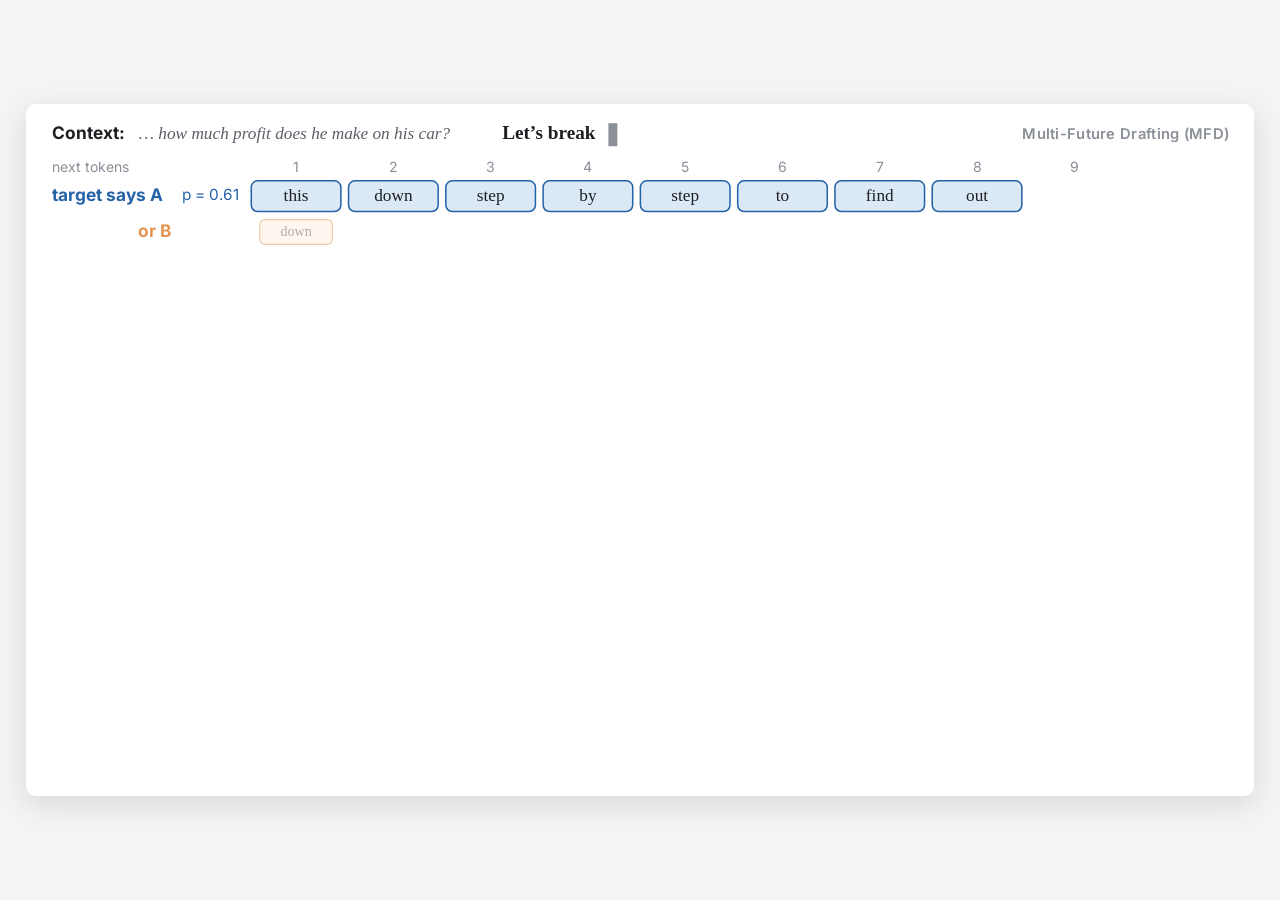
<file: docs/animation.html>
<!doctype html>
<html lang="en">
<head>
<meta charset="utf-8">
<meta name="viewport" content="width=device-width, initial-scale=1">
<title>MFD animation</title>
<link rel="preconnect" href="https://fonts.googleapis.com">
<link rel="preconnect" href="https://fonts.gstatic.com" crossorigin>
<link href="https://fonts.googleapis.com/css2?family=Inter:wght@400;500;600;700;800&family=Tinos:ital,wght@0,400;0,700;1,400&display=swap" rel="stylesheet">
<style>
  html, body { margin: 0; background: #fff; }
  body.export { width: 960px; height: 540px; overflow: hidden; }
  body.export svg { display: block; width: 960px; height: 540px; }
  body.view { display: grid; place-items: center; min-height: 100vh; background: #f3f4f6; }
  body.view svg { width: min(96vw, 1280px); height: auto; background: #fff; border-radius: 10px; box-shadow: 0 8px 30px rgba(0,0,0,.12); }
</style>
</head>
<body>
<svg id="mfd-anim" viewBox="0 0 960 540"></svg>
<script src="static/js/chimera.js?v=20261105b"></script>
<script>
  // ?export=1 freezes the layout at 960x540 for frame capture; otherwise the animation simply plays.
  var isExport = /[?&]export=1/.test(location.search);
  document.body.className = isExport ? "export" : "view";
  var anim = MFDAnimation.mount(document.getElementById("mfd-anim"), { autoplay: !isExport });
  window.mfdAnim = anim;
  if (!isExport) document.getElementById("mfd-anim").addEventListener("click", function () { if (anim.playing()) anim.pause(); else anim.play(); });
</script>
</body>
</html>
</file>
<file: docs/static/css/style.css>
/* Multi-Future Drafting project page. Palette shared with the paper's figures. */
:root {
  --bg: #ffffff;
  --bg-soft: #f6f7f9;
  --fg: #1d1f23;
  --muted: #5b6068;
  --faint: #8a8f98;
  --card: #ffffff;
  --border: #e3e6ea;
  --rule: #c9cdd3;
  --accent: #6b3fa0;
  --accent-ink: #ffffff;
  --accent-soft: #efe8f7;
  --blue: #2563a8;
  --blue-l: #dbe8f6;
  --orange: #d9731a;
  --orange-l: #fbe6d3;
  --red: #c62828;
  --red-l: #fbe3e3;
  --green: #1b7a3d;
  --green-l: #dff3e6;
  --shadow: 0 1px 2px rgba(20, 24, 40, .05), 0 8px 24px rgba(20, 24, 40, .06);
  --radius: 14px;
  --font: "Inter", system-ui, -apple-system, "Segoe UI", Roboto, sans-serif;
  --serif: "Tinos", "Times New Roman", Times, serif;
  color-scheme: light;
}
@media (prefers-color-scheme: dark) {
  :root:not([data-theme="light"]) {
    --bg: #111317; --bg-soft: #171a20; --fg: #e8eaee; --muted: #a3a9b4; --faint: #7d838e;
    --card: #181b21; --border: #2a2f38; --rule: #3a404b;
    --accent: #b592e6; --accent-ink: #15101f; --accent-soft: #2a2238;
    --blue: #7fb0ec; --blue-l: #1d2c42; --orange: #f0a05a; --orange-l: #3d2a17;
    --red: #f07a7a; --red-l: #3f1f1f; --green: #5fc585; --green-l: #173224;
    --shadow: 0 1px 2px rgba(0,0,0,.4), 0 8px 24px rgba(0,0,0,.35);
    color-scheme: dark;
  }
}
:root[data-theme="dark"] {
  --bg: #111317; --bg-soft: #171a20; --fg: #e8eaee; --muted: #a3a9b4; --faint: #7d838e;
  --card: #181b21; --border: #2a2f38; --rule: #3a404b;
  --accent: #b592e6; --accent-ink: #15101f; --accent-soft: #2a2238;
  --blue: #7fb0ec; --blue-l: #1d2c42; --orange: #f0a05a; --orange-l: #3d2a17;
  --red: #f07a7a; --red-l: #3f1f1f; --green: #5fc585; --green-l: #173224;
  --shadow: 0 1px 2px rgba(0,0,0,.4), 0 8px 24px rgba(0,0,0,.35);
  color-scheme: dark;
}

* { box-sizing: border-box; }
html { scroll-behavior: smooth; scroll-padding-top: 64px; }
body {
  margin: 0; background: var(--bg); color: var(--fg); font-family: var(--font);
  font-size: 16px; line-height: 1.6; -webkit-font-smoothing: antialiased; text-rendering: optimizeLegibility;
}
a { color: var(--accent); text-decoration: none; }
a:hover { text-decoration: underline; }
h1, h2, h3 { line-height: 1.2; letter-spacing: -0.015em; margin: 0 0 .5em; }
h2 { font-size: 1.7rem; font-weight: 700; margin-bottom: .6em; }
h3 { font-size: 1.1rem; font-weight: 650; }
p { margin: 0 0 1em; }
sup { font-size: .68em; line-height: 0; }
code { font-family: ui-monospace, SFMono-Regular, Menlo, Consolas, monospace; font-size: .92em; background: var(--bg-soft); padding: .05em .3em; border-radius: 4px; }
.container { max-width: 1040px; margin: 0 auto; padding: 0 20px; }
.container.narrow { max-width: 820px; }
.card { background: var(--card); border: 1px solid var(--border); border-radius: var(--radius); box-shadow: var(--shadow); }

/* nav */
.topnav { position: sticky; top: 0; z-index: 20; background: color-mix(in srgb, var(--bg) 86%, transparent); backdrop-filter: saturate(1.4) blur(10px); border-bottom: 1px solid var(--border); }
.nav-inner { max-width: 1040px; margin: 0 auto; padding: 0 20px; height: 52px; display: flex; align-items: center; gap: 18px; }
.brand { display: flex; align-items: center; gap: 10px; color: var(--fg); font-weight: 650; white-space: nowrap; }
.brand:hover { text-decoration: none; }
.brand-mark { background: var(--accent); color: var(--accent-ink); font-weight: 800; font-size: .8rem; letter-spacing: .04em; padding: 3px 7px; border-radius: 6px; }
.nav-links { display: flex; gap: 16px; margin-left: auto; overflow-x: auto; scrollbar-width: none; }
.nav-links::-webkit-scrollbar { display: none; }
.nav-links a { color: var(--muted); font-size: .9rem; font-weight: 500; white-space: nowrap; }
.nav-links a:hover { color: var(--fg); text-decoration: none; }
.theme-toggle { border: 1px solid var(--border); background: var(--card); color: var(--muted); width: 34px; height: 34px; border-radius: 8px; display: grid; place-items: center; cursor: pointer; flex: none; }
.theme-toggle:hover { color: var(--fg); }
.theme-toggle .icon-moon { display: none; }
:root[data-theme="dark"] .theme-toggle .icon-sun { display: none; }
:root[data-theme="dark"] .theme-toggle .icon-moon { display: block; }
@media (prefers-color-scheme: dark) {
  :root:not([data-theme="light"]) .theme-toggle .icon-sun { display: none; }
  :root:not([data-theme="light"]) .theme-toggle .icon-moon { display: block; }
}
@media (max-width: 860px) { .brand-text { display: none; } }

/* hero */
.hero { padding: 64px 0 40px; text-align: center; background:
  radial-gradient(900px 420px at 50% -80px, var(--accent-soft), transparent 70%); }
.venue { color: var(--muted); font-weight: 500; letter-spacing: .08em; text-transform: uppercase; font-size: .78rem; margin-bottom: 14px; }
.title { font-size: clamp(2.2rem, 5.2vw, 3.6rem); font-weight: 800; letter-spacing: -0.03em; margin-bottom: 8px; }
.subtitle { font-size: clamp(1.1rem, 2.2vw, 1.45rem); color: var(--muted); font-weight: 500; margin-bottom: 26px; }
.authors { font-size: 1.05rem; display: flex; flex-wrap: wrap; justify-content: center; gap: 6px 22px; margin-bottom: 8px; }
.author { white-space: nowrap; }
.affiliations { color: var(--muted); font-size: .92rem; display: flex; flex-wrap: wrap; justify-content: center; gap: 4px 18px; margin-bottom: 26px; }
.buttons { display: flex; flex-wrap: wrap; justify-content: center; gap: 10px; margin-bottom: 36px; }
.btn { display: inline-flex; align-items: center; gap: 8px; padding: 9px 16px; border-radius: 999px; background: var(--fg); color: var(--bg); font-weight: 600; font-size: .95rem; border: 1px solid transparent; transition: transform .12s ease, opacity .12s ease; }
.btn svg { width: 17px; height: 17px; }
.btn:hover { text-decoration: none; transform: translateY(-1px); }
.btn.soon { background: var(--card); color: var(--muted); border-color: var(--border); cursor: default; }
.btn.soon:hover { transform: none; }
.btn.soon::after { content: "soon"; font-size: .7rem; font-weight: 600; letter-spacing: .04em; text-transform: uppercase; background: var(--bg-soft); border: 1px solid var(--border); border-radius: 999px; padding: 1px 7px; margin-left: 2px; }
.tldr { text-align: left; max-width: 860px; margin: 0 auto; background: var(--card); border: 1px solid var(--border); border-radius: var(--radius); box-shadow: var(--shadow); padding: 18px 24px 8px; }
.tldr-head { font-weight: 800; letter-spacing: .06em; font-size: .78rem; color: var(--accent); margin-bottom: 8px; }
.tldr ul { margin: 0; padding-left: 20px; }
.tldr li { margin-bottom: 10px; }

/* sections */
.section { padding: 56px 0 8px; }
.lead { font-size: 1.05rem; color: var(--muted); max-width: 880px; }
.note { color: var(--muted); font-size: .95rem; max-width: 980px; margin-top: 14px; }
.caption { color: var(--muted); font-size: .9rem; margin-top: 12px; }
.fut-a { color: var(--blue); font-family: var(--serif); font-weight: 700; font-size: 1.08em; }
.fut-b { color: var(--orange); font-family: var(--serif); font-weight: 700; font-size: 1.08em; }

/* animation */
.anim-wrap { padding: 10px 10px 8px; overflow: hidden; }
.anim-stage { overflow-x: auto; -webkit-overflow-scrolling: touch; border-radius: 8px; }
#mfd-anim { display: block; width: 100%; height: auto; background: #fff; border-radius: 8px; font-family: var(--font); }
@media (max-width: 700px) { #mfd-anim { min-width: 720px; } }
.anim-hint { display: none; color: var(--faint); font-size: .8rem; margin: 6px 6px 0; }
@media (max-width: 700px) { .anim-hint { display: block; } }
.anim-controls { display: flex; flex-wrap: wrap; align-items: center; gap: 8px; padding: 10px 6px 2px; }
.ctl { border: 1px solid var(--border); background: var(--card); color: var(--fg); border-radius: 8px; padding: 6px 12px; font: inherit; font-size: .88rem; font-weight: 600; cursor: pointer; min-width: 74px; }
.ctl:hover { border-color: var(--faint); }
.anim-scenes { display: flex; gap: 4px; flex-wrap: wrap; }
.anim-scenes button { border: 1px solid transparent; background: transparent; color: var(--muted); border-radius: 999px; padding: 5px 10px; font: inherit; font-size: .82rem; font-weight: 500; cursor: pointer; }
.anim-scenes button:hover { color: var(--fg); background: var(--bg-soft); }
.anim-scenes button.on { background: var(--accent-soft); color: var(--accent); border-color: transparent; font-weight: 600; }
.anim-progress { flex: 1 1 120px; height: 6px; background: var(--bg-soft); border-radius: 999px; overflow: hidden; cursor: pointer; min-width: 100px; }
.anim-progress-bar { height: 100%; width: 0; background: var(--accent); border-radius: 999px; }
.ctl-speed { color: var(--muted); font-size: .82rem; display: inline-flex; align-items: center; gap: 6px; }
.ctl-speed select { font: inherit; font-size: .82rem; border: 1px solid var(--border); background: var(--card); color: var(--fg); border-radius: 6px; padding: 3px 6px; }

/* stats */
.numbers { padding-top: 40px; }
.stat-grid { display: grid; grid-template-columns: repeat(3, 1fr); gap: 14px; }
.stat { background: var(--card); border: 1px solid var(--border); border-radius: var(--radius); padding: 18px 20px 16px; box-shadow: var(--shadow); }
.stat-v { font-size: 2rem; font-weight: 800; letter-spacing: -0.03em; color: var(--accent); line-height: 1.1; margin-bottom: 6px; }
.stat-v .x { font-size: .75em; }
.stat-l { color: var(--muted); font-size: .9rem; line-height: 1.45; }
@media (max-width: 760px) { .stat-grid { grid-template-columns: repeat(2, 1fr); } }
@media (max-width: 480px) { .stat-grid { grid-template-columns: 1fr; } }

/* method */
.steps { display: grid; grid-template-columns: repeat(3, 1fr); gap: 14px; margin-bottom: 22px; }
.step { padding: 20px 20px 8px; position: relative; }
.step-n { width: 28px; height: 28px; border-radius: 50%; background: var(--accent); color: var(--accent-ink); font-weight: 800; display: grid; place-items: center; font-size: .9rem; margin-bottom: 12px; }
.step p { color: var(--muted); font-size: .95rem; }
@media (max-width: 860px) { .steps { grid-template-columns: 1fr; } }

/* figures and tables */
.figure { margin: 0 0 18px; padding: 16px 16px 10px; }
.figure img { display: block; width: 100%; height: auto; background: #fff; border-radius: 6px; }
.figure.half img { max-width: 620px; margin: 0 auto; }
.figure.mid img { max-width: 700px; margin: 0 auto; }
.figure.mid figcaption { max-width: 820px; margin-left: auto; margin-right: auto; }
.figure figcaption { color: var(--muted); font-size: .9rem; margin-top: 10px; }
.table-wrap { overflow-x: auto; padding: 8px 12px 6px; margin-bottom: 8px; }
table { border-collapse: collapse; width: 100%; font-size: .9rem; font-variant-numeric: tabular-nums; }
caption { caption-side: top; text-align: left; color: var(--muted); font-size: .9rem; padding: 6px 4px 10px; }
th, td { padding: 6px 8px; text-align: left; white-space: nowrap; border-bottom: 1px solid var(--border); }
thead th { font-weight: 600; color: var(--muted); border-bottom: 1px solid var(--rule); text-align: center; }
thead th:first-child, thead th:nth-child(2) { text-align: left; }
.results td:nth-child(n+3), .results.compact td:nth-child(n+2) { text-align: center; }
.results td s { text-decoration: none; color: var(--faint); font-size: .86em; }
.results tr.block td { background: var(--bg-soft); color: var(--muted); font-size: .86rem; padding: 5px 8px; }
.results tr.ours td { background: color-mix(in srgb, var(--accent-soft) 55%, transparent); }
.results tr.ours td:first-child { color: var(--accent); font-weight: 650; }
.results b { font-weight: 750; }
.forks td:first-child { text-align: center; font-weight: 650; color: var(--accent); }
.forks td:last-child { white-space: normal; }
.models td a { font-weight: 500; }
.two-col { display: grid; grid-template-columns: 1.15fr 1fr; gap: 18px; align-items: start; margin-bottom: 16px; }
.serving-grid { display: grid; grid-template-columns: minmax(0, 2fr) minmax(240px, 1fr); gap: 18px; align-items: start; margin-bottom: 16px; }
.serving-grid .table-wrap { min-width: 0; }
.results.compact { font-size: .86rem; }
.results.compact th, .results.compact td { padding: 5px 6px; }
@media (max-width: 1000px) { .serving-grid { grid-template-columns: 1fr; } }
.serving-text p, .modes-text p { color: var(--muted); font-size: .97rem; }
.modes-grid { grid-template-columns: 1.1fr 1fr; }
.facts { padding-left: 18px; color: var(--muted); font-size: .95rem; }
.facts li { margin-bottom: 8px; }
.facts strong { color: var(--fg); }
@media (max-width: 860px) { .two-col { grid-template-columns: 1fr; } }

/* bibtex */
.bib { position: relative; padding: 6px 12px; }
.bib pre { margin: 0; padding: 12px 6px; overflow-x: auto; font-size: .86rem; line-height: 1.5; font-family: ui-monospace, SFMono-Regular, Menlo, Consolas, monospace; }
.copy { position: absolute; top: 10px; right: 12px; border: 1px solid var(--border); background: var(--card); color: var(--muted); border-radius: 8px; padding: 5px 10px; font: inherit; font-size: .8rem; font-weight: 600; cursor: pointer; }
.copy:hover { color: var(--fg); }

/* footer */
.footer { margin-top: 56px; padding: 28px 0 40px; border-top: 1px solid var(--border); color: var(--muted); font-size: .9rem; }
.footer .fine { color: var(--faint); font-size: .84rem; }
</file>
